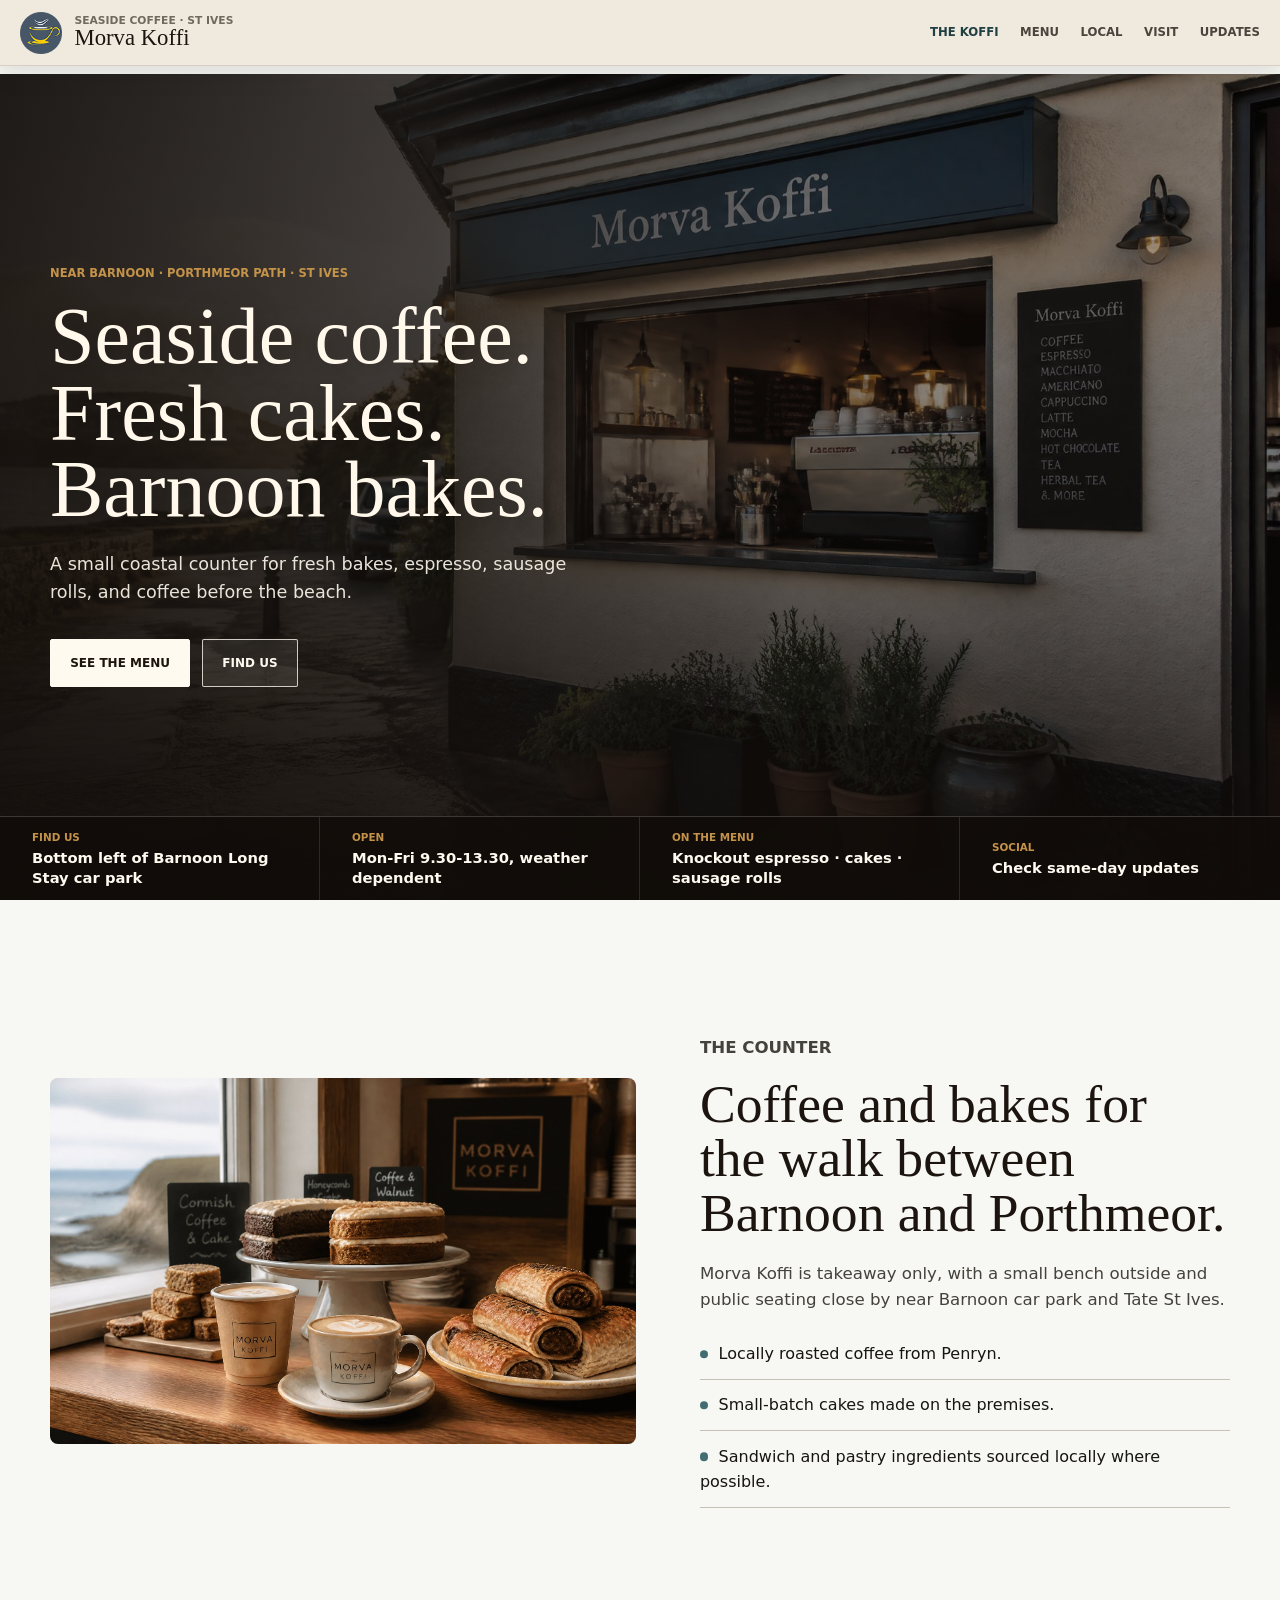
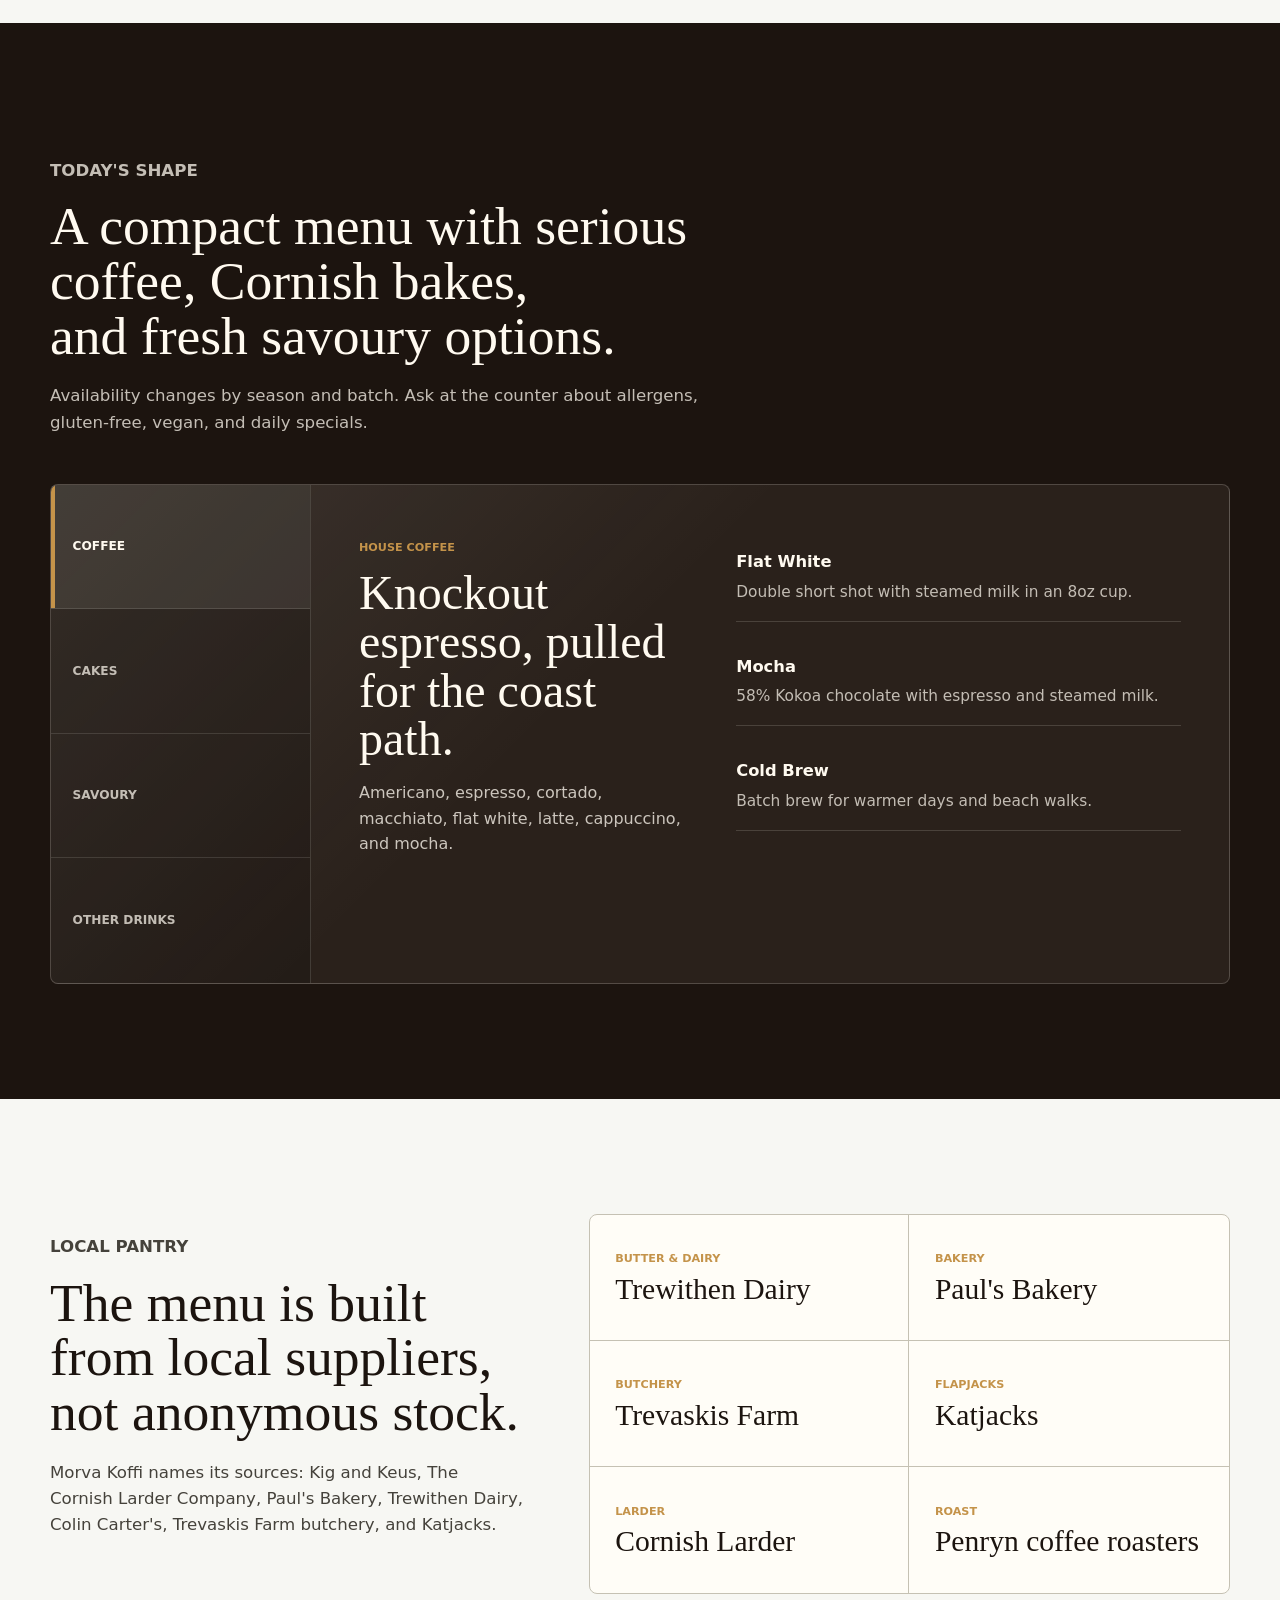
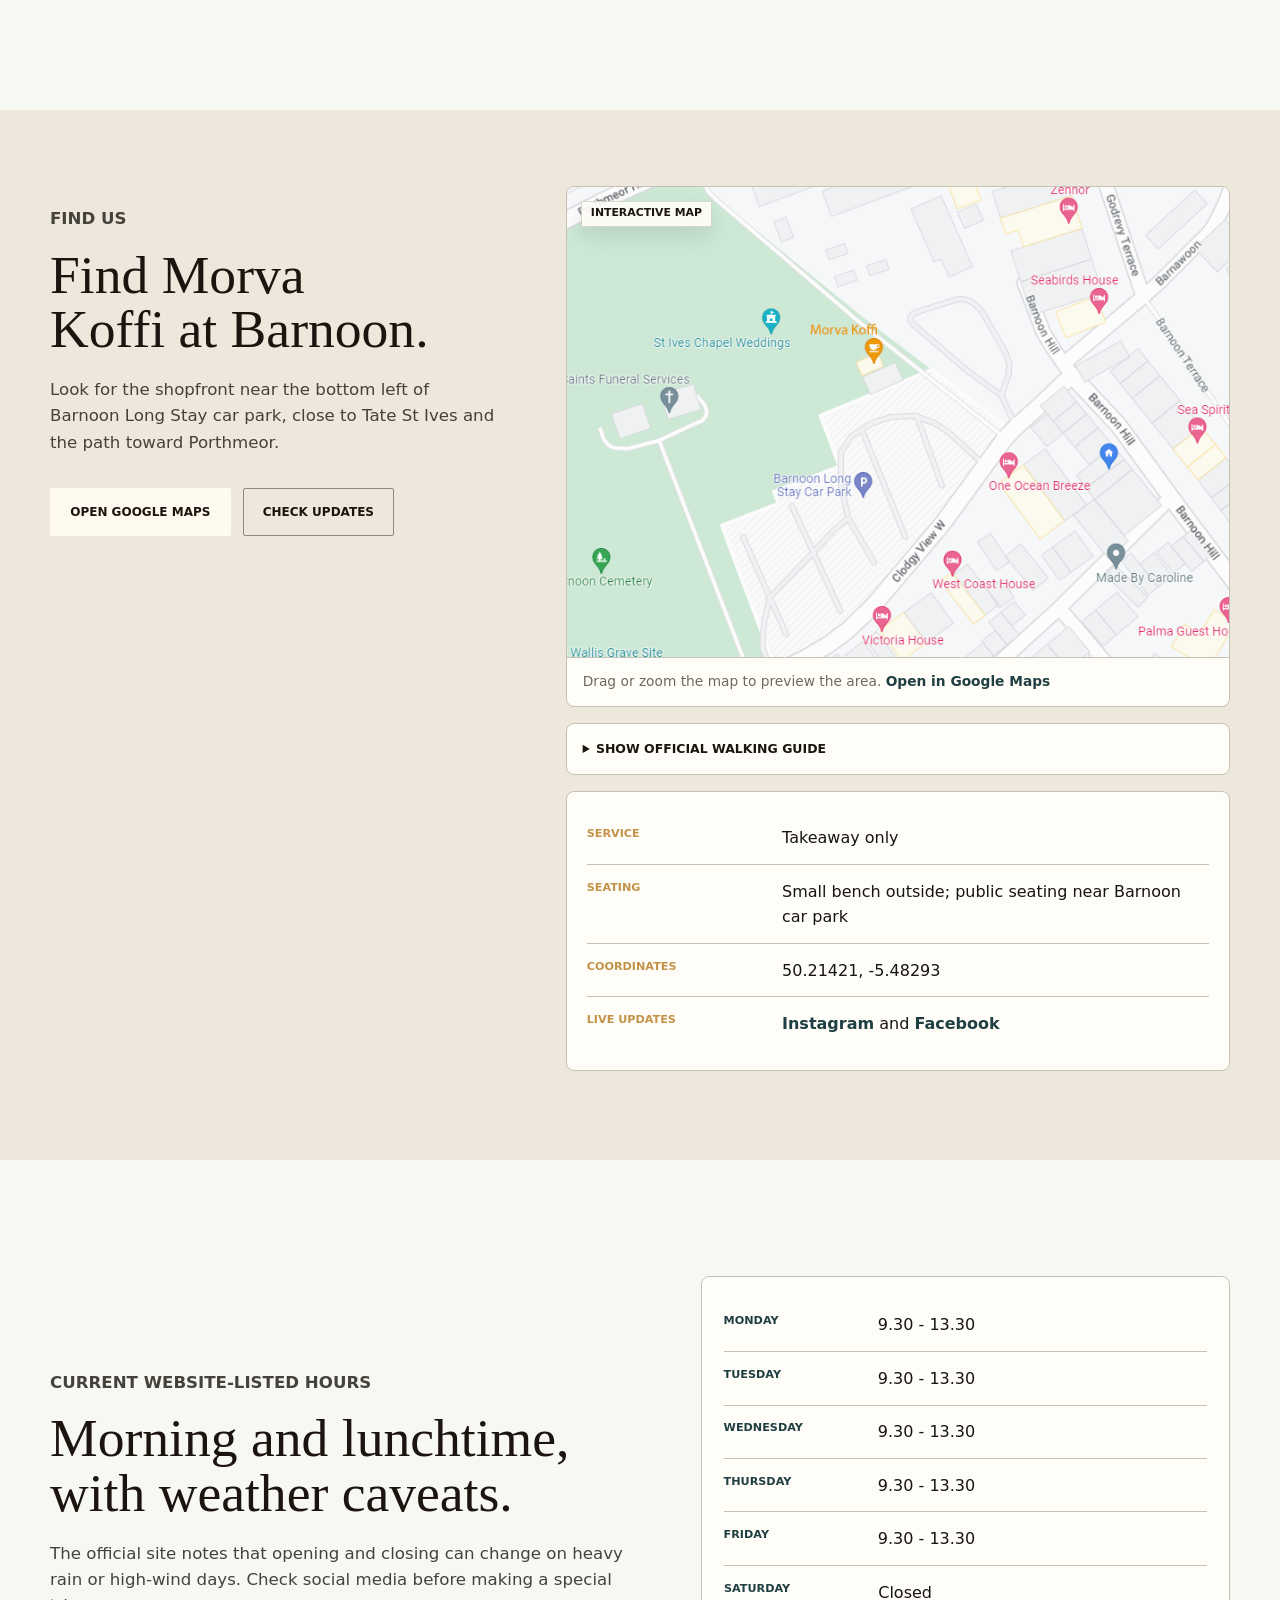
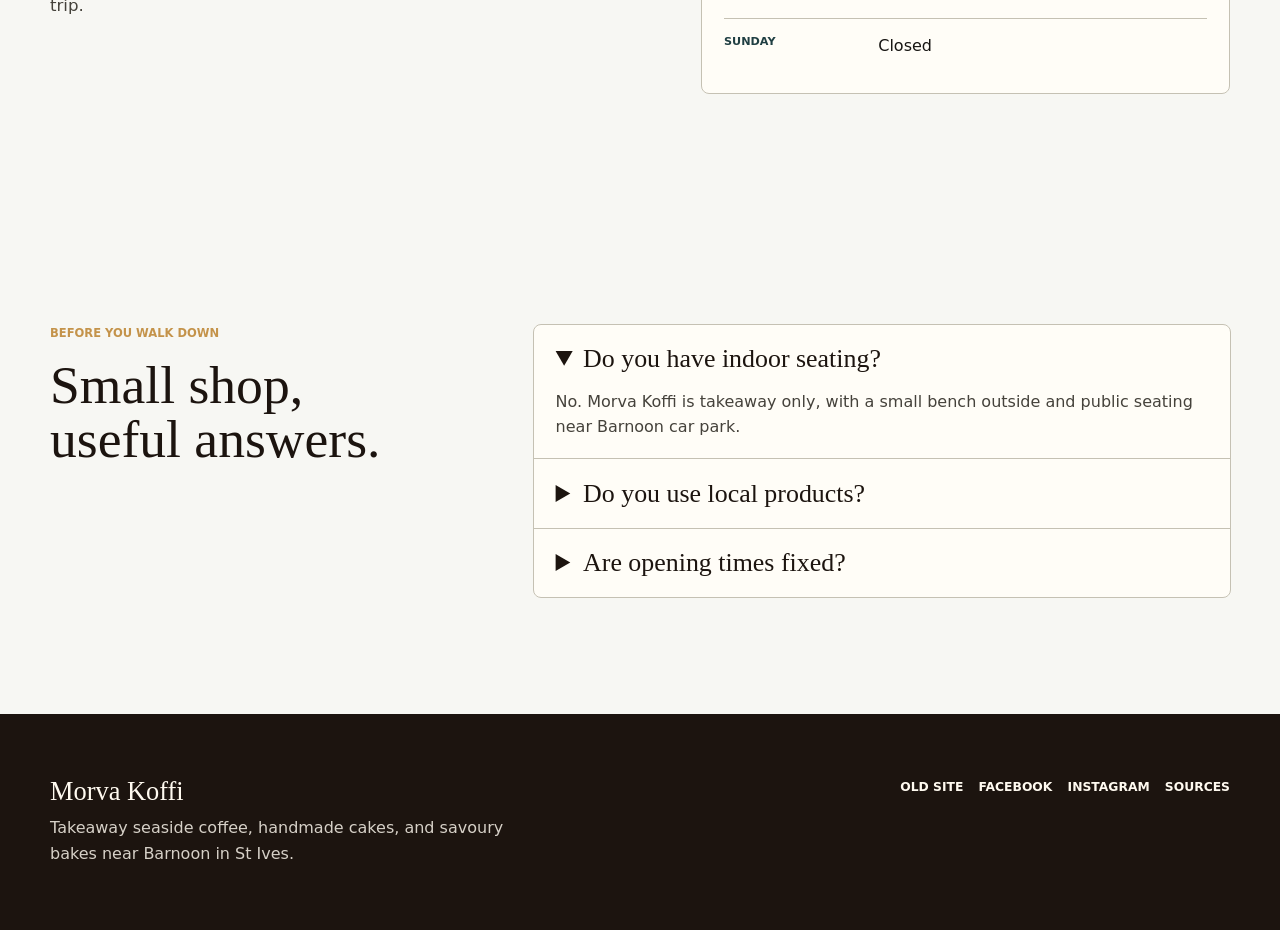
<file: index.html>
<!DOCTYPE html>
<html lang="en">
  <head>
    <meta charset="utf-8">
    <meta name="viewport" content="width=device-width, initial-scale=1">
    <meta name="description" content="Morva Koffi is a takeaway seaside coffee shop near Barnoon Long Stay car park in St Ives, serving locally roasted coffee, homemade cakes, and savoury bakes.">
    <meta property="og:title" content="Morva Koffi | Seaside Coffee in St Ives">
    <meta property="og:description" content="Takeaway seaside coffee, handmade cakes, and savoury bakes near Barnoon Long Stay car park in St Ives.">
    <meta property="og:image" content="https://vyvyc.github.io/Morva-Koffi/assets/morva-hero-generated.jpg?v=20260709-authentic">
    <title>Morva Koffi | Seaside Coffee in St Ives</title>
    <link rel="icon" type="image/png" href="assets/morva-logo-cup.png">
    <link rel="preload" href="assets/morva-hero-generated.jpg?v=20260709-authentic" as="image">
    <link rel="stylesheet" href="styles.css?v=20260709-auditfix3">
    <script src="vendor/gsap.min.js" defer></script>
    <script src="script.js?v=20260709-auditfix2" defer></script>
  </head>
  <body>
    <a class="skip-link" href="#main-content">Skip to main content</a>

    <header class="site-header">
      <a class="brand" href="#home" aria-label="Morva Koffi home">
        <img src="assets/morva-logo-cup.png" alt="" width="42" height="42">
        <span>
          <span class="brand-note">Seaside coffee · St Ives</span>
          <span class="brand-name">Morva Koffi</span>
        </span>
      </a>

      <nav class="site-nav" aria-label="Primary navigation">
        <ul>
          <li><a href="#home" aria-current="page">The Koffi</a></li>
          <li><a href="#menu">Menu</a></li>
          <li><a href="#suppliers">Local</a></li>
          <li><a href="#visit">Visit</a></li>
          <li><a href="https://www.facebook.com/morvakoffi" target="_blank" rel="noopener">Updates</a></li>
        </ul>
      </nav>
    </header>

    <main id="main-content">
      <section class="hero" id="home" aria-labelledby="hero-title" data-hero>
        <div class="hero-media" aria-hidden="true">
          <img src="assets/morva-hero-generated.jpg?v=20260709-authentic" alt="">
        </div>

        <div class="hero-inner">
          <p class="kicker" data-reveal>Near Barnoon · Porthmeor path · St Ives</p>
          <h1 id="hero-title" data-reveal>
            Seaside coffee.<br>
            Fresh cakes.<br>
            Barnoon bakes.
          </h1>
          <p class="hero-copy" data-reveal>
            A small coastal counter for fresh bakes, espresso, sausage rolls, and coffee before the beach.
          </p>
          <div class="hero-actions" data-reveal>
            <a class="button primary" href="#menu">See the menu</a>
            <a class="button secondary" href="#visit">Find us</a>
          </div>
        </div>

        <aside class="hero-strip" aria-label="Quick visit details">
          <a href="#visit">
            <span>Find us</span>
            <strong>Bottom left of Barnoon Long Stay car park</strong>
          </a>
          <a href="#hours">
            <span>Open</span>
            <strong>Mon-Fri 9.30-13.30, weather dependent</strong>
          </a>
          <a href="#menu">
            <span>On the menu</span>
            <strong>Knockout espresso · cakes · sausage rolls</strong>
          </a>
          <a href="https://instagram.com/morvakoffi" target="_blank" rel="noopener">
            <span>Social</span>
            <strong>Check same-day updates</strong>
          </a>
        </aside>
      </section>

      <section class="story-section section-shell" id="story" aria-labelledby="story-title">
        <div class="story-layout">
          <figure class="story-image motion-card" data-reveal>
            <img src="assets/morva-counter-bakes.jpg?v=20260709-authentic" alt="Coffee, cakes, and savoury bakes on the Morva Koffi counter" width="2560" height="1440">
          </figure>

          <div class="story-copy" data-reveal>
            <p class="fine-label">The counter</p>
            <h2 id="story-title">Coffee and bakes for the walk between Barnoon and Porthmeor.</h2>
            <p>
              Morva Koffi is takeaway only, with a small bench outside and public seating close by near Barnoon car park and Tate St Ives.
            </p>
            <ul class="feature-list" aria-label="Morva Koffi highlights">
              <li>Locally roasted coffee from Penryn.</li>
              <li>Small-batch cakes made on the premises.</li>
              <li>Sandwich and pastry ingredients sourced locally where possible.</li>
            </ul>
          </div>
        </div>
      </section>

      <section class="menu-section" id="menu" aria-labelledby="menu-title">
        <div class="section-shell">
          <div class="section-heading" data-reveal>
            <p class="fine-label">Today's shape</p>
            <h2 id="menu-title">A compact menu with serious coffee, Cornish bakes, and fresh savoury options.</h2>
            <p>
              Availability changes by season and batch. Ask at the counter about allergens, gluten-free, vegan, and daily specials.
            </p>
          </div>

          <div class="menu-board motion-card" data-reveal>
            <div class="menu-tabs" role="tablist" aria-label="Menu categories">
              <button class="menu-tab is-active" type="button" role="tab" aria-selected="true" aria-controls="coffee-panel" id="coffee-tab" data-menu-tab="coffee">Coffee</button>
              <button class="menu-tab" type="button" role="tab" aria-selected="false" aria-controls="cakes-panel" id="cakes-tab" data-menu-tab="cakes">Cakes</button>
              <button class="menu-tab" type="button" role="tab" aria-selected="false" aria-controls="savoury-panel" id="savoury-tab" data-menu-tab="savoury">Savoury</button>
              <button class="menu-tab" type="button" role="tab" aria-selected="false" aria-controls="cold-panel" id="cold-tab" data-menu-tab="cold">Other drinks</button>
            </div>

            <div class="menu-panels">
              <article class="menu-panel is-active" id="coffee-panel" role="tabpanel" aria-labelledby="coffee-tab" data-menu-panel="coffee">
                <div>
                  <span>House coffee</span>
                  <h3>Knockout espresso, pulled for the coast path.</h3>
                  <p>Americano, espresso, cortado, macchiato, flat white, latte, cappuccino, and mocha.</p>
                </div>
                <ul>
                  <li><strong>Flat White</strong><span>Double short shot with steamed milk in an 8oz cup.</span></li>
                  <li><strong>Mocha</strong><span>58% Kokoa chocolate with espresso and steamed milk.</span></li>
                  <li><strong>Cold Brew</strong><span>Batch brew for warmer days and beach walks.</span></li>
                </ul>
              </article>

              <article class="menu-panel" id="cakes-panel" role="tabpanel" aria-labelledby="cakes-tab" data-menu-panel="cakes" hidden>
                <div>
                  <span>Small batch</span>
                  <h3>Cakes made with local butter, eggs, and proper details.</h3>
                  <p>Daily bakes vary, with gluten-free and vegan-friendly options often available.</p>
                </div>
                <ul>
                  <li><strong>Guinness Cake</strong><span>Dense chocolate cake with cream-cheese frosting.</span></li>
                  <li><strong>Heavy Cake (Hevva)</strong><span>All-butter Cornish cake adapted from a family recipe.</span></li>
                  <li><strong>Dark Chocolate Espresso Brownie</strong><span>Fairtrade chocolate and Knockout espresso.</span></li>
                </ul>
              </article>

              <article class="menu-panel" id="savoury-panel" role="tabpanel" aria-labelledby="savoury-tab" data-menu-panel="savoury" hidden>
                <div>
                  <span>Fresh daily</span>
                  <h3>Sausage rolls, croissants, bites, soups, and seasonal bowls.</h3>
                  <p>The savoury counter changes with season and weather, especially out of peak season.</p>
                </div>
                <ul>
                  <li><strong>Homemade Sausage Rolls</strong><span>Pastry and Trevaskis Farm pork mince.</span></li>
                  <li><strong>Caprese Croissant</strong><span>Mozzarella, sun-dried tomatoes, and fresh basil pesto.</span></li>
                  <li><strong>Friday Dahl</strong><span>Butternut squash, roasted cauliflower, red lentils, and mini naan.</span></li>
                </ul>
              </article>

              <article class="menu-panel" id="cold-panel" role="tabpanel" aria-labelledby="cold-tab" data-menu-panel="cold" hidden>
                <div>
                  <span>Also pouring</span>
                  <h3>Tea, hot chocolate, cold cans, and fairtrade soft drinks.</h3>
                  <p>Expect Cornish Tea, Teapigs, Kokoa Collection chocolate, Lemonaid, Charitea, Fentimans, Cawston Press, Rio, and Coca Cola.</p>
                </div>
                <ul>
                  <li><strong>Hot Chocolate</strong><span>Classic, smooth, white, and flaked chocolate options.</span></li>
                  <li><strong>Speciality Tea</strong><span>Earl Grey, lemon and ginger, peppermint, chamomile, green, and rooibos.</span></li>
                  <li><strong>Cold Drinks</strong><span>Jolly's water, organic soft drinks, cans, and children's juice.</span></li>
                </ul>
              </article>
            </div>
          </div>
        </div>
      </section>

      <section class="suppliers-section section-shell" id="suppliers" aria-labelledby="suppliers-title">
        <div class="suppliers-copy" data-reveal>
          <p class="fine-label">Local pantry</p>
          <h2 id="suppliers-title">The menu is built from local suppliers, not anonymous stock.</h2>
          <p>
            Morva Koffi names its sources: Kig and Keus, The Cornish Larder Company, Paul's Bakery, Trewithen Dairy, Colin Carter's, Trevaskis Farm butchery, and Katjacks.
          </p>
        </div>

        <div class="supplier-ledger motion-card" data-reveal aria-label="Supplier and product notes">
          <div><span>Butter & dairy</span><strong>Trewithen Dairy</strong></div>
          <div><span>Bakery</span><strong>Paul's Bakery</strong></div>
          <div><span>Butchery</span><strong>Trevaskis Farm</strong></div>
          <div><span>Flapjacks</span><strong>Katjacks</strong></div>
          <div><span>Larder</span><strong>Cornish Larder</strong></div>
          <div><span>Roast</span><strong>Penryn coffee roasters</strong></div>
        </div>
      </section>

      <section class="visit-section" id="visit" aria-labelledby="visit-title">
        <div class="section-shell visit-layout">
          <div class="visit-copy" data-reveal>
            <p class="fine-label">Find us</p>
            <h2 id="visit-title">Find Morva Koffi at Barnoon.</h2>
            <p>
              Look for the shopfront near the bottom left of Barnoon Long Stay car park, close to Tate St Ives and the path toward Porthmeor.
            </p>
            <div class="visit-actions">
              <a class="button primary" href="https://www.google.com/maps/search/?api=1&amp;query=50.21421%2C-5.48293" target="_blank" rel="noopener">Open Google Maps</a>
              <a class="button tertiary" href="https://www.facebook.com/morvakoffi" target="_blank" rel="noopener">Check updates</a>
            </div>
          </div>

          <div class="visit-stack">
            <figure class="map-card motion-card" data-reveal>
              <div class="map-embed">
                <img class="map-fallback-image" src="assets/morva-find-us-map.png" alt="" width="799" height="526" aria-hidden="true">
                <iframe
                  data-map-frame
                  title="Interactive Google map preview for Morva Koffi in St Ives"
                  src="https://www.google.com/maps/embed?origin=mfe&amp;pb=!1m12!1m8!1m3!1d2553.1610206042033!2d-5.48293!3d50.21421!3m2!1i1024!2i768!4f13.1!2m1!1s50.21421,-5.48293!6i17"
                  loading="lazy"
                  allowfullscreen
                  referrerpolicy="no-referrer-when-downgrade"
                  aria-describedby="map-caption"
                ></iframe>
              </div>
              <figcaption id="map-caption">
                Drag or zoom the map to preview the area.
                <a href="https://www.google.com/maps/search/?api=1&amp;query=50.21421%2C-5.48293" target="_blank" rel="noopener">Open in Google Maps</a>
              </figcaption>
            </figure>

            <details class="route-card motion-card" data-reveal>
              <summary>Show official walking guide</summary>
              <p>
                From Barnoon Long Stay car park, look toward the lower-left edge of the car park and the path toward Porthmeor.
                <a href="https://www.google.com/maps/search/?api=1&amp;query=50.21421%2C-5.48293" target="_blank" rel="noopener">Open the route in Google Maps</a>.
              </p>
            </details>

            <aside class="facts-card motion-card" data-reveal aria-label="Visit facts">
              <dl>
                <div><dt>Service</dt><dd>Takeaway only</dd></div>
                <div><dt>Seating</dt><dd>Small bench outside; public seating near Barnoon car park</dd></div>
                <div><dt>Coordinates</dt><dd>50.21421, -5.48293</dd></div>
                <div><dt>Live updates</dt><dd><a href="https://instagram.com/morvakoffi" target="_blank" rel="noopener">Instagram</a> and <a href="https://www.facebook.com/morvakoffi" target="_blank" rel="noopener">Facebook</a></dd></div>
              </dl>
            </aside>
          </div>
        </div>
      </section>

      <section class="hours-section section-shell" id="hours" aria-labelledby="hours-title">
        <div class="hours-layout">
          <div class="hours-copy" data-reveal>
            <p class="fine-label">Current website-listed hours</p>
            <h2 id="hours-title">Morning and lunchtime, with weather caveats.</h2>
            <p>
              The official site notes that opening and closing can change on heavy rain or high-wind days. Check social media before making a special trip.
            </p>
          </div>

          <div class="time-table motion-card" data-reveal>
            <dl>
              <div><dt>Monday</dt><dd>9.30 - 13.30</dd></div>
              <div><dt>Tuesday</dt><dd>9.30 - 13.30</dd></div>
              <div><dt>Wednesday</dt><dd>9.30 - 13.30</dd></div>
              <div><dt>Thursday</dt><dd>9.30 - 13.30</dd></div>
              <div><dt>Friday</dt><dd>9.30 - 13.30</dd></div>
              <div><dt>Saturday</dt><dd>Closed</dd></div>
              <div><dt>Sunday</dt><dd>Closed</dd></div>
            </dl>
          </div>
        </div>
      </section>

      <section class="faq-section section-shell" id="faq" aria-labelledby="faq-title">
        <div class="faq-layout">
          <div class="faq-heading" data-reveal>
            <p class="fine-label">Before you walk down</p>
            <h2 id="faq-title">Small shop, useful answers.</h2>
          </div>

          <div class="faq-list motion-card" data-reveal>
            <details open>
              <summary>Do you have indoor seating?</summary>
              <p>No. Morva Koffi is takeaway only, with a small bench outside and public seating near Barnoon car park.</p>
            </details>
            <details>
              <summary>Do you use local products?</summary>
              <p>Yes. Cakes and sandwiches use locally sourced ingredients where possible, including named Cornish suppliers.</p>
            </details>
            <details>
              <summary>Are opening times fixed?</summary>
              <p>They can change with heavy rainfall or high winds. The official site and social media carry same-day updates.</p>
            </details>
          </div>
        </div>
      </section>
    </main>

    <footer class="site-footer">
      <div class="footer-inner">
        <div>
          <strong>Morva Koffi</strong>
          <p>Takeaway seaside coffee, handmade cakes, and savoury bakes near Barnoon in St Ives.</p>
        </div>
        <nav aria-label="Footer links">
          <a href="https://morvakoffi.co.uk/" target="_blank" rel="noopener">Old site</a>
          <a href="https://www.facebook.com/morvakoffi" target="_blank" rel="noopener">Facebook</a>
          <a href="https://instagram.com/morvakoffi" target="_blank" rel="noopener">Instagram</a>
          <a href="research/SOURCES.md">Sources</a>
        </nav>
      </div>
    </footer>
  </body>
</html>
</file>
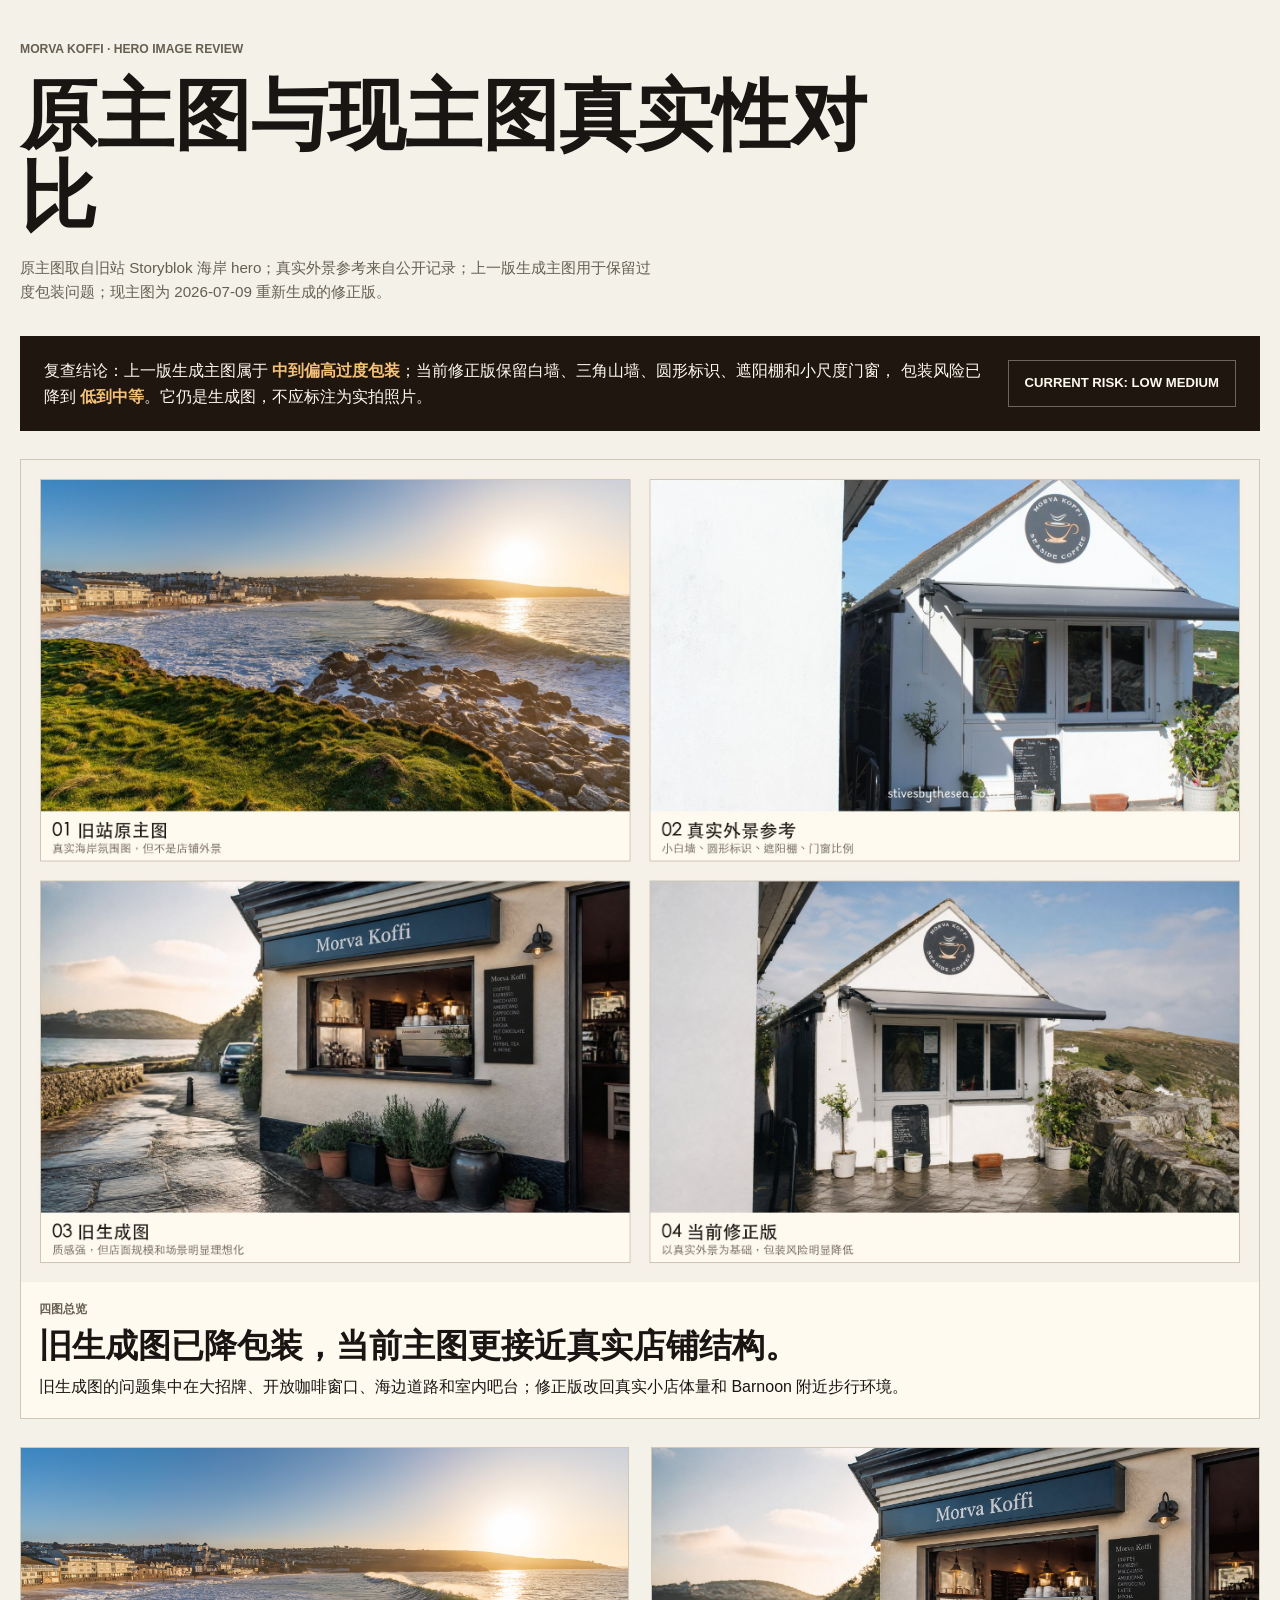
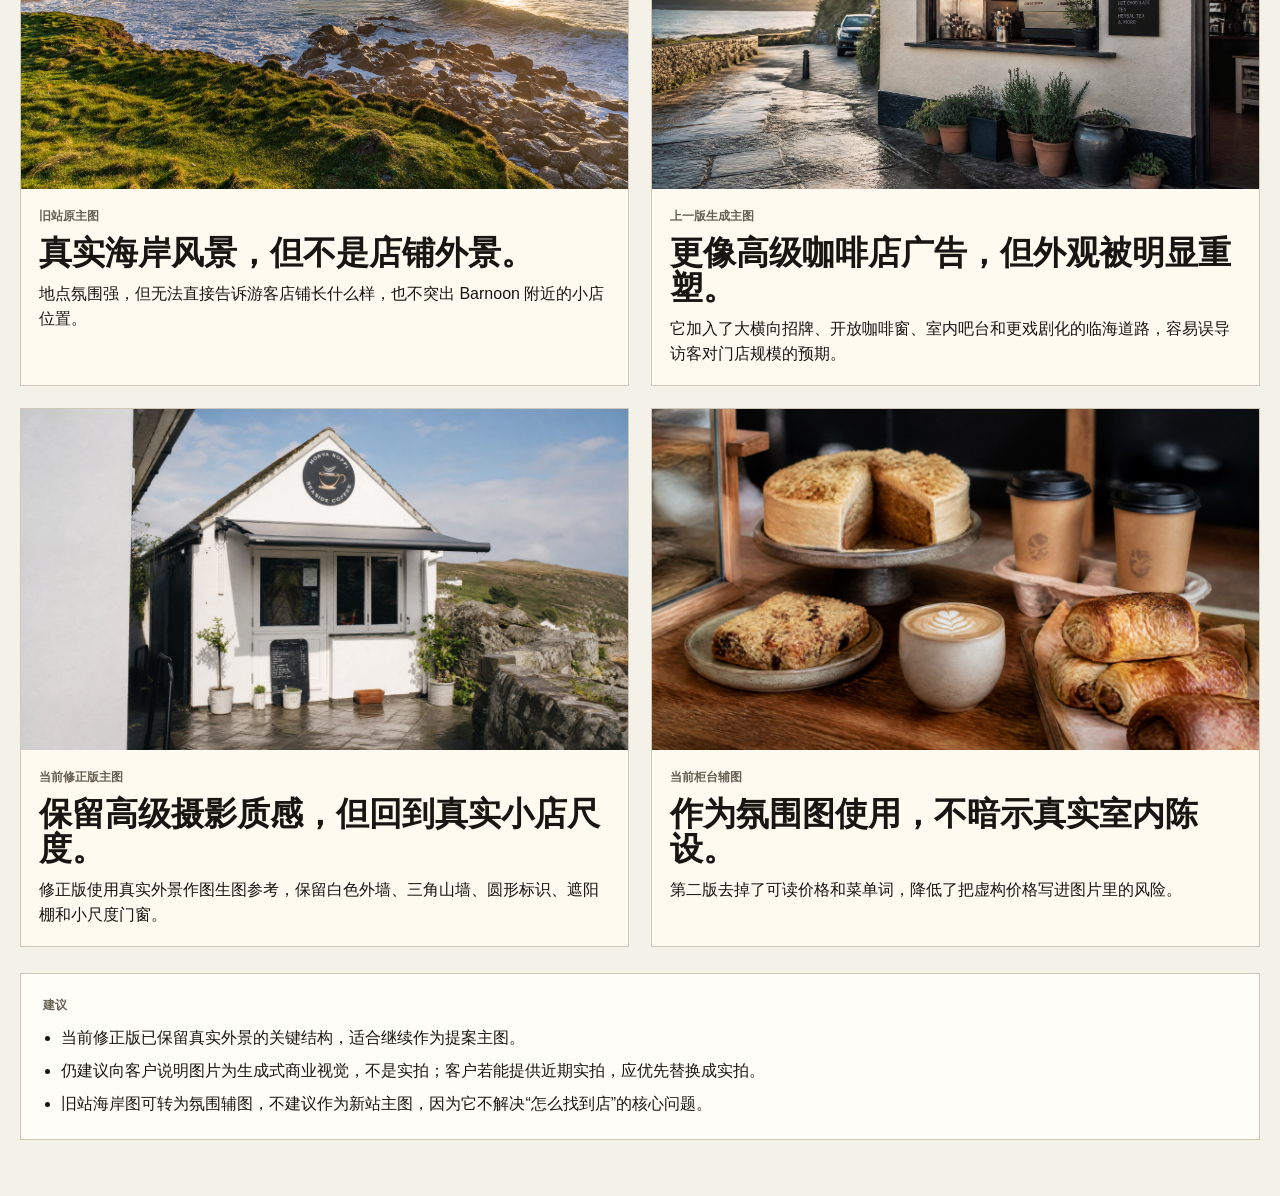
<file: review/hero-comparison/index.html>
<!doctype html>
<html lang="zh-CN">
  <head>
    <meta charset="utf-8">
    <meta name="viewport" content="width=device-width, initial-scale=1">
    <title>Morva Koffi 主图真实性对比</title>
    <style>
      :root {
        --bg: #f4f1e9;
        --ink: #191512;
        --muted: #665f52;
        --line: #cfc7b7;
        --coffee: #201610;
        --ok: #27615e;
        --surface: #fffaf0;
        --warn: #8b4a21;
      }

      * {
        box-sizing: border-box;
      }

      body {
        margin: 0;
        background: var(--bg);
        color: var(--ink);
        font-family: Arial, "PingFang SC", "Hiragino Sans GB", sans-serif;
        line-height: 1.58;
      }

      main {
        width: min(1320px, calc(100vw - 40px));
        margin: 0 auto;
        padding: 40px 0 56px;
      }

      h1,
      h2 {
        margin: 0;
        font-family: Georgia, "Times New Roman", "Songti SC", serif;
        line-height: 1.05;
        letter-spacing: 0;
      }

      h1 {
        max-width: 920px;
        font-size: clamp(2.4rem, 6vw, 5rem);
      }

      h2 {
        font-size: clamp(1.45rem, 2.6vw, 2.45rem);
      }

      p {
        margin: 0;
      }

      .intro {
        display: grid;
        gap: 18px;
        margin-bottom: 32px;
      }

      .label {
        color: var(--muted);
        font-size: 0.76rem;
        font-weight: 850;
        letter-spacing: 0;
        text-transform: uppercase;
      }

      .meta {
        max-width: 76ch;
        color: var(--muted);
        font-size: 0.95rem;
      }

      .verdict {
        display: grid;
        grid-template-columns: 1fr auto;
        gap: 24px;
        align-items: center;
        margin: 28px 0 28px;
        padding: 22px 24px;
        background: var(--coffee);
        color: #fff9ee;
      }

      .verdict strong {
        color: #f3c178;
      }

      .badge {
        min-width: 190px;
        padding: 12px 16px;
        border: 1px solid rgb(255 249 238 / 0.35);
        text-align: center;
        font-size: 0.82rem;
        font-weight: 800;
        text-transform: uppercase;
      }

      .overview {
        margin: 0 0 28px;
        background: var(--surface);
        border: 1px solid var(--line);
      }

      .overview img,
      .comparison img {
        display: block;
        width: 100%;
        height: auto;
      }

      .overview figcaption,
      .comparison figcaption {
        display: grid;
        gap: 10px;
        padding: 18px;
      }

      .comparison {
        display: grid;
        grid-template-columns: repeat(2, minmax(0, 1fr));
        gap: 22px;
      }

      figure {
        margin: 0;
        background: var(--surface);
        border: 1px solid var(--line);
      }

      .comparison figure img {
        aspect-ratio: 16 / 9;
        object-fit: cover;
      }

      .notes {
        display: grid;
        gap: 10px;
        margin-top: 26px;
        padding: 22px;
        background: #fffdf8;
        border: 1px solid var(--line);
      }

      .notes ul {
        margin: 0;
        padding-left: 1.15rem;
      }

      .notes li + li {
        margin-top: 8px;
      }

      @media (max-width: 820px) {
        main {
          width: min(100% - 28px, 720px);
          padding-top: 28px;
        }

        .verdict,
        .comparison {
          grid-template-columns: 1fr;
        }

        .badge {
          width: 100%;
        }
      }
    </style>
  </head>
  <body>
    <main>
      <section class="intro">
        <p class="label">Morva Koffi · Hero image review</p>
        <h1>原主图与现主图真实性对比</h1>
        <p class="meta">
          原主图取自旧站 Storyblok 海岸 hero；真实外景参考来自公开记录；上一版生成主图用于保留过度包装问题；现主图为 2026-07-09 重新生成的修正版。
        </p>
      </section>

      <section class="verdict" aria-label="审查结论">
        <p>
          复查结论：上一版生成主图属于 <strong>中到偏高过度包装</strong>；当前修正版保留白墙、三角山墙、圆形标识、遮阳棚和小尺度门窗，
          包装风险已降到 <strong>低到中等</strong>。它仍是生成图，不应标注为实拍照片。
        </p>
        <div class="badge">Current Risk: Low Medium</div>
      </section>

      <figure class="overview">
        <img src="hero-overpackaging-review.jpg" alt="旧站原主图、真实外景参考、旧生成过包装图、当前修正版主图四宫格对比">
        <figcaption>
          <p class="label">四图总览</p>
          <h2>旧生成图已降包装，当前主图更接近真实店铺结构。</h2>
          <p>旧生成图的问题集中在大招牌、开放咖啡窗口、海边道路和室内吧台；修正版改回真实小店体量和 Barnoon 附近步行环境。</p>
        </figcaption>
      </figure>

      <section class="comparison" aria-label="主图对比">
        <figure>
          <img src="original-old-site-hero.jpg" alt="旧站使用的 St Ives 海岸风景主图">
          <figcaption>
            <p class="label">旧站原主图</p>
            <h2>真实海岸风景，但不是店铺外景。</h2>
            <p>地点氛围强，但无法直接告诉游客店铺长什么样，也不突出 Barnoon 附近的小店位置。</p>
          </figcaption>
        </figure>

        <figure>
          <img src="previous-overpackaged-generated-hero.jpg" alt="上一版偏过度包装的生成版 Morva Koffi 主图">
          <figcaption>
            <p class="label">上一版生成主图</p>
            <h2>更像高级咖啡店广告，但外观被明显重塑。</h2>
            <p>它加入了大横向招牌、开放咖啡窗、室内吧台和更戏剧化的临海道路，容易误导访客对门店规模的预期。</p>
          </figcaption>
        </figure>

        <figure>
          <img src="current-generated-hero.jpg" alt="当前网站使用的修正版 Morva Koffi 生成主图">
          <figcaption>
            <p class="label">当前修正版主图</p>
            <h2>保留高级摄影质感，但回到真实小店尺度。</h2>
            <p>修正版使用真实外景作图生图参考，保留白色外墙、三角山墙、圆形标识、遮阳棚和小尺度门窗。</p>
          </figcaption>
        </figure>

        <figure>
          <img src="current-counter-bakes.jpg" alt="当前网站使用的修正版柜台食品生成图">
          <figcaption>
            <p class="label">当前柜台辅图</p>
            <h2>作为氛围图使用，不暗示真实室内陈设。</h2>
            <p>第二版去掉了可读价格和菜单词，降低了把虚构价格写进图片里的风险。</p>
          </figcaption>
        </figure>
      </section>

      <section class="notes" aria-label="建议">
        <p class="label">建议</p>
        <ul>
          <li>当前修正版已保留真实外景的关键结构，适合继续作为提案主图。</li>
          <li>仍建议向客户说明图片为生成式商业视觉，不是实拍；客户若能提供近期实拍，应优先替换成实拍。</li>
          <li>旧站海岸图可转为氛围辅图，不建议作为新站主图，因为它不解决“怎么找到店”的核心问题。</li>
        </ul>
      </section>
    </main>
  </body>
</html>
</file>
<file: styles.css>
:root {
  color-scheme: light;
  --salt: #f7f7f3;
  --salt-soft: #ecece4;
  --nav: #eee7db;
  --surface: #fffdf7;
  --stone: #d5d2c4;
  --line: #c5c1b3;
  --ink: #171512;
  --ink-soft: #45423b;
  --muted: #6f6a5d;
  --coffee: #1c140f;
  --coffee-soft: #2a211b;
  --crema: #c4934a;
  --sea: #426e72;
  --sea-deep: #203f43;
  --shadow: rgb(23 21 18 / 0.16);
  --display: Georgia, "Times New Roman", Times, serif;
  --body: ui-sans-serif, system-ui, -apple-system, BlinkMacSystemFont, "Segoe UI", Roboto, "Helvetica Neue", Arial, sans-serif;
  --shell: min(1180px, calc(100vw - 48px));
  --ease: cubic-bezier(0.16, 1, 0.3, 1);
  --radius: 8px;
}

* {
  box-sizing: border-box;
}

html {
  scroll-behavior: smooth;
}

body {
  margin: 0;
  background: var(--salt);
  color: var(--ink);
  font-family: var(--body);
  font-size: 1rem;
  line-height: 1.58;
  text-rendering: optimizeLegibility;
}

body::selection {
  background: color-mix(in srgb, var(--crema) 50%, white);
  color: var(--coffee);
}

img {
  display: block;
  max-width: 100%;
  height: auto;
}

a {
  color: inherit;
  text-decoration: none;
}

p,
h1,
h2,
h3,
figure,
dl,
dd {
  margin: 0;
}

button {
  font: inherit;
}

.skip-link {
  position: fixed;
  top: 1rem;
  left: 1rem;
  z-index: 90;
  transform: translateY(-160%);
  background: var(--surface);
  color: var(--ink);
  padding: 0.75rem 1rem;
  border: 1px solid var(--line);
  transition: transform 180ms var(--ease);
}

.skip-link:focus {
  transform: translateY(0);
}

:focus-visible {
  outline: 3px solid color-mix(in srgb, var(--sea) 76%, white);
  outline-offset: 4px;
}

.site-header {
  position: fixed;
  inset: 0 0 auto;
  z-index: 40;
  min-height: 74px;
  display: grid;
  grid-template-columns: minmax(240px, 1fr) auto;
  align-items: center;
  gap: 1.2rem;
  padding: 0.72rem max(1.2rem, calc((100vw - 1240px) / 2));
  background: color-mix(in srgb, var(--nav) 96%, transparent);
  border-bottom: 1px solid color-mix(in srgb, var(--coffee) 12%, transparent);
  box-shadow: 0 10px 26px rgb(23 21 18 / 0.08);
  transition: min-height 240ms var(--ease), background 240ms var(--ease), box-shadow 240ms var(--ease);
}

@supports (backdrop-filter: blur(16px)) {
  .site-header {
    background: color-mix(in srgb, var(--nav) 88%, transparent);
    backdrop-filter: blur(16px) saturate(130%);
  }
}

.site-header.is-compact {
  min-height: 62px;
  box-shadow: 0 8px 24px rgb(23 21 18 / 0.12);
}

.brand {
  display: inline-flex;
  align-items: center;
  gap: 0.78rem;
  min-width: 0;
}

.brand img {
  width: 42px;
  height: 42px;
  flex: 0 0 auto;
}

.brand span {
  display: grid;
  min-width: 0;
}

.brand-note {
  color: var(--muted);
  font-size: 0.67rem;
  font-weight: 800;
  letter-spacing: 0;
  line-height: 1.1;
  text-transform: uppercase;
  white-space: nowrap;
}

.brand-name {
  color: var(--coffee);
  font-family: var(--display);
  font-size: 1.42rem;
  line-height: 1.05;
}

.site-nav ul {
  display: flex;
  align-items: center;
  gap: 1.35rem;
  list-style: none;
  margin: 0;
  padding: 0;
}

.site-nav a {
  display: inline-flex;
  align-items: center;
  min-height: 40px;
  color: color-mix(in srgb, var(--coffee) 78%, transparent);
  font-size: 0.73rem;
  font-weight: 850;
  letter-spacing: 0;
  text-transform: uppercase;
  white-space: nowrap;
  transition: color 180ms var(--ease), transform 180ms var(--ease);
}

.site-nav a:hover,
.site-nav a[aria-current="page"] {
  color: var(--sea-deep);
}

.site-nav a:active,
.button:active,
.menu-tab:active {
  transform: translateY(1px) scale(0.99);
}

.hero {
  position: relative;
  min-height: calc(100dvh - 74px);
  margin-top: 74px;
  display: grid;
  align-items: center;
  overflow: clip;
  color: #fffaf0;
  background: var(--coffee);
}

section {
  scroll-margin-top: 96px;
}

.hero-media {
  position: absolute;
  inset: 0;
  z-index: 0;
  overflow: hidden;
}

.hero-media img {
  width: 100%;
  height: 100%;
  object-fit: cover;
  object-position: center center;
  filter: saturate(0.86) brightness(0.74);
  transform: scale(1.02);
}

.hero::before {
  content: "";
  position: absolute;
  inset: 0;
  z-index: 1;
  pointer-events: none;
  background:
    linear-gradient(90deg, rgb(20 15 11 / 0.9) 0%, rgb(20 15 11 / 0.72) 34%, rgb(20 15 11 / 0.34) 62%, rgb(20 15 11 / 0.12) 100%),
    linear-gradient(0deg, rgb(18 13 10 / 0.82) 0%, rgb(18 13 10 / 0.14) 40%, transparent 70%);
}

.hero-inner {
  position: relative;
  z-index: 3;
  width: var(--shell);
  margin: 0 auto;
  padding: 6.6rem 0 8rem;
}

.kicker,
.fine-label {
  margin-bottom: 0.95rem;
  color: var(--crema);
  font-size: 0.72rem;
  font-weight: 850;
  letter-spacing: 0;
  text-transform: uppercase;
}

.hero h1 {
  max-width: 690px;
  color: #fff8eb;
  font-family: var(--display);
  font-size: 5rem;
  font-weight: 400;
  letter-spacing: 0;
  line-height: 0.96;
  text-wrap: balance;
  text-shadow: 0 2px 26px rgb(0 0 0 / 0.28);
}

.hero-copy {
  max-width: 540px;
  margin-top: 1.45rem;
  color: rgb(255 250 238 / 0.9);
  font-size: 1.1rem;
}

.hero-actions,
.visit-actions {
  display: flex;
  flex-wrap: wrap;
  gap: 0.75rem;
  align-items: center;
  margin-top: 2rem;
}

.button {
  display: inline-flex;
  align-items: center;
  justify-content: center;
  min-height: 48px;
  padding: 0.85rem 1.2rem;
  border-radius: 2px;
  font-size: 0.75rem;
  font-weight: 900;
  letter-spacing: 0;
  text-transform: uppercase;
  white-space: nowrap;
  transition: background 180ms var(--ease), color 180ms var(--ease), border-color 180ms var(--ease), transform 180ms var(--ease);
}

.button.primary {
  background: #fffaf0;
  color: var(--coffee);
  border: 1px solid #fffaf0;
}

.button.primary:hover {
  background: var(--crema);
  border-color: var(--crema);
}

.button.secondary {
  background: rgb(255 250 240 / 0.08);
  color: #fffaf0;
  border: 1px solid rgb(255 250 240 / 0.78);
}

.button.secondary:hover {
  background: rgb(255 250 240 / 0.16);
}

.button.tertiary {
  background: transparent;
  color: var(--coffee);
  border: 1px solid color-mix(in srgb, var(--coffee) 44%, transparent);
}

.button.tertiary:hover {
  background: color-mix(in srgb, var(--coffee) 8%, transparent);
}

.hero-strip {
  position: absolute;
  inset: auto 0 0;
  z-index: 4;
  display: grid;
  grid-template-columns: repeat(4, 1fr);
  background: rgb(17 12 9 / 0.88);
  border-top: 1px solid rgb(255 250 240 / 0.18);
}

.hero-strip a {
  min-height: 78px;
  display: grid;
  align-content: center;
  gap: 0.2rem;
  padding: 0.75rem 2rem;
  border-right: 1px solid rgb(255 250 240 / 0.12);
  transition: background 180ms var(--ease);
}

.hero-strip a:last-child {
  border-right: 0;
}

.hero-strip a:hover {
  background: rgb(255 250 240 / 0.08);
}

.hero-strip span {
  color: var(--crema);
  font-size: 0.65rem;
  font-weight: 900;
  letter-spacing: 0;
  text-transform: uppercase;
}

.hero-strip strong {
  color: #fffaf0;
  font-size: 0.92rem;
  font-weight: 650;
  line-height: 1.35;
}

.section-shell {
  width: var(--shell);
  margin: 0 auto;
}

.story-section,
.suppliers-section,
.hours-section,
.faq-section {
  padding: clamp(5.5rem, 9vw, 8.5rem) 0;
}

.story-layout,
.visit-layout,
.hours-layout,
.faq-layout {
  display: grid;
  grid-template-columns: minmax(0, 1.05fr) minmax(300px, 0.95fr);
  gap: clamp(2rem, 5vw, 5rem);
  align-items: center;
}

.story-image {
  overflow: hidden;
  border-radius: var(--radius);
  background: var(--coffee);
  aspect-ratio: 16 / 10;
}

.story-image img {
  width: 100%;
  height: 100%;
  object-fit: cover;
}

.story-copy h2,
.section-heading h2,
.suppliers-copy h2,
.visit-copy h2,
.hours-copy h2,
.faq-heading h2 {
  color: var(--coffee);
  font-family: var(--display);
  font-size: 3.35rem;
  font-weight: 400;
  letter-spacing: 0;
  line-height: 1.02;
  text-wrap: balance;
}

.story-copy p,
.section-heading p,
.suppliers-copy p,
.visit-copy p,
.hours-copy p {
  max-width: 64ch;
  margin-top: 1.25rem;
  color: var(--ink-soft);
  font-size: 1.04rem;
}

.feature-list {
  display: grid;
  gap: 0.78rem;
  margin: 1.75rem 0 0;
  padding: 0;
  list-style: none;
}

.feature-list li {
  padding: 0 0 0.78rem;
  color: var(--ink);
  border-bottom: 1px solid var(--line);
}

.feature-list li::before {
  content: "";
  display: inline-block;
  width: 0.52rem;
  height: 0.52rem;
  margin-right: 0.65rem;
  background: var(--sea);
  border-radius: 50%;
  transform: translateY(-0.05rem);
}

.menu-section {
  padding: clamp(5.5rem, 9vw, 8.5rem) 0;
  background: var(--coffee);
  color: #fffaf0;
}

.menu-section .fine-label,
.menu-section .section-heading p {
  color: rgb(255 250 240 / 0.74);
}

.menu-section .section-heading h2 {
  color: #fffaf0;
}

.section-heading {
  max-width: 860px;
  margin-bottom: clamp(2rem, 4vw, 3rem);
}

.menu-board {
  display: grid;
  grid-template-columns: 260px minmax(0, 1fr);
  min-height: 500px;
  border: 1px solid rgb(255 250 240 / 0.18);
  background:
    linear-gradient(135deg, rgb(255 250 240 / 0.09), transparent 44%),
    var(--coffee-soft);
  border-radius: var(--radius);
  overflow: hidden;
}

.menu-tabs {
  display: grid;
  align-content: stretch;
  background: rgb(0 0 0 / 0.16);
  border-right: 1px solid rgb(255 250 240 / 0.14);
}

.menu-tab {
  min-height: 78px;
  padding: 1rem 1.35rem;
  color: rgb(255 250 240 / 0.72);
  background: transparent;
  border: 0;
  border-bottom: 1px solid rgb(255 250 240 / 0.12);
  cursor: pointer;
  font-size: 0.76rem;
  font-weight: 900;
  letter-spacing: 0;
  text-align: left;
  text-transform: uppercase;
}

.menu-tab:last-child {
  border-bottom: 0;
}

.menu-tab:hover,
.menu-tab.is-active {
  color: #fffaf0;
  background: rgb(255 250 240 / 0.08);
}

.menu-tab.is-active {
  box-shadow: inset 4px 0 0 var(--crema);
}

.menu-panels {
  min-width: 0;
}

.menu-panel {
  min-height: 100%;
  display: grid;
  grid-template-columns: minmax(240px, 0.74fr) minmax(0, 1fr);
  gap: clamp(1.5rem, 4vw, 3rem);
  align-items: start;
  padding: clamp(1.5rem, 4vw, 3rem);
}

.menu-panel[hidden] {
  display: none;
}

.menu-panel span,
.supplier-ledger span,
.facts-card dt,
.time-table dt {
  color: var(--crema);
  font-size: 0.7rem;
  font-weight: 900;
  letter-spacing: 0;
  text-transform: uppercase;
}

.menu-panel h3 {
  margin-top: 0.65rem;
  color: #fffaf0;
  font-family: var(--display);
  font-size: 3rem;
  font-weight: 400;
  letter-spacing: 0;
  line-height: 1.02;
}

.menu-panel p {
  margin-top: 1rem;
  color: rgb(255 250 240 / 0.76);
}

.menu-panel ul {
  display: grid;
  gap: 1rem;
  margin: 0;
  padding: 0;
  list-style: none;
}

.menu-panel li {
  display: grid;
  gap: 0.38rem;
  padding: 1rem 0;
  border-bottom: 1px solid rgb(255 250 240 / 0.15);
}

.menu-panel li strong {
  color: #fffaf0;
  font-size: 1.02rem;
}

.menu-panel li span {
  color: rgb(255 250 240 / 0.72);
  font-size: 0.96rem;
  font-weight: 450;
  line-height: 1.55;
  text-transform: none;
}

.suppliers-section {
  display: grid;
  grid-template-columns: minmax(300px, 0.74fr) minmax(0, 1fr);
  gap: clamp(2rem, 5vw, 5rem);
  align-items: start;
}

.supplier-ledger {
  display: grid;
  grid-template-columns: repeat(2, minmax(0, 1fr));
  border: 1px solid var(--line);
  background: var(--surface);
  border-radius: var(--radius);
  overflow: hidden;
}

.supplier-ledger div {
  display: grid;
  gap: 0.32rem;
  min-height: 126px;
  align-content: center;
  padding: clamp(1rem, 3vw, 1.6rem);
  border-right: 1px solid var(--line);
  border-bottom: 1px solid var(--line);
}

.supplier-ledger div:nth-child(2n) {
  border-right: 0;
}

.supplier-ledger div:nth-last-child(-n + 2) {
  border-bottom: 0;
}

.supplier-ledger strong {
  color: var(--coffee);
  font-family: var(--display);
  font-size: 1.85rem;
  font-weight: 400;
  line-height: 1.1;
}

.visit-section {
  min-height: calc(100dvh - 74px);
  padding: clamp(3.5rem, 6vw, 5.25rem) 0 clamp(5rem, 7vw, 7rem);
  background: var(--nav);
  display: grid;
  align-items: start;
}

.visit-layout {
  grid-template-columns: minmax(280px, 0.68fr) minmax(0, 1fr);
  align-items: start;
}

.visit-stack {
  display: grid;
  gap: 1rem;
}

.map-card,
.route-card,
.facts-card,
.time-table,
.faq-list {
  border: 1px solid var(--line);
  background: var(--surface);
  border-radius: var(--radius);
  overflow: hidden;
}

.map-embed {
  position: relative;
  min-height: 360px;
  height: min(56vw, 470px);
  overflow: hidden;
  background: var(--salt);
}

.map-card iframe,
.map-fallback-image {
  display: block;
  width: 100%;
  height: 100%;
}

.map-fallback-image {
  object-fit: cover;
  filter: saturate(0.96) contrast(0.98);
}

.map-card iframe {
  position: absolute;
  inset: 0;
  z-index: 1;
  border: 0;
  opacity: 1;
  pointer-events: auto;
  background: transparent;
}

.map-embed::after {
  content: "Interactive map";
  position: absolute;
  left: 0.85rem;
  top: 0.85rem;
  z-index: 2;
  pointer-events: none;
  padding: 0.42rem 0.58rem;
  background: rgb(255 253 247 / 0.9);
  border: 1px solid color-mix(in srgb, var(--coffee) 16%, transparent);
  color: var(--coffee);
  font-size: 0.68rem;
  font-weight: 900;
  line-height: 1;
  text-transform: uppercase;
  box-shadow: 0 10px 22px rgb(23 21 18 / 0.1);
}

.route-card summary {
  cursor: pointer;
  padding: 0.95rem 1rem;
  color: var(--coffee);
  font-size: 0.78rem;
  font-weight: 900;
  letter-spacing: 0;
  text-transform: uppercase;
}

.map-card figcaption,
.route-card p {
  padding: 0.8rem 1rem;
  margin: 0;
  color: var(--muted);
  font-size: 0.86rem;
  border-top: 1px solid var(--line);
}

.map-card figcaption a,
.route-card p a {
  color: var(--sea-deep);
  font-weight: 800;
}

.facts-card {
  padding: 1.25rem;
}

.facts-card dl,
.time-table dl {
  display: grid;
  gap: 0;
}

.facts-card div,
.time-table div {
  display: grid;
  grid-template-columns: minmax(120px, 0.42fr) 1fr;
  gap: 1rem;
  padding: 0.85rem 0;
  border-bottom: 1px solid var(--line);
}

.facts-card div:last-child,
.time-table div:last-child {
  border-bottom: 0;
}

.facts-card dd,
.time-table dd {
  color: var(--ink);
}

.facts-card a {
  color: var(--sea-deep);
  font-weight: 750;
}

.hours-layout {
  grid-template-columns: minmax(280px, 0.8fr) minmax(280px, 0.72fr);
}

.time-table {
  padding: 1.35rem;
}

.time-table dt {
  color: var(--sea-deep);
}

.faq-layout {
  grid-template-columns: minmax(260px, 0.6fr) minmax(0, 1fr);
  align-items: start;
}

.faq-list {
  display: grid;
}

.faq-list details {
  padding: 1.2rem 1.35rem;
  border-bottom: 1px solid var(--line);
}

.faq-list details:last-child {
  border-bottom: 0;
}

.faq-list summary {
  cursor: pointer;
  color: var(--coffee);
  font-family: var(--display);
  font-size: 1.62rem;
  line-height: 1.16;
}

.faq-list p {
  max-width: 68ch;
  margin-top: 0.9rem;
  color: var(--ink-soft);
}

.site-footer {
  padding: clamp(2.5rem, 5vw, 4rem) 0;
  color: rgb(255 250 240 / 0.82);
  background: var(--coffee);
}

.footer-inner {
  width: var(--shell);
  margin: 0 auto;
  display: flex;
  justify-content: space-between;
  gap: 2rem;
  align-items: start;
}

.site-footer strong {
  display: block;
  color: #fffaf0;
  font-family: var(--display);
  font-size: 1.65rem;
  font-weight: 400;
  line-height: 1;
}

.site-footer p {
  max-width: 46ch;
  margin-top: 0.7rem;
}

.site-footer nav {
  display: flex;
  flex-wrap: wrap;
  gap: 0.95rem;
  justify-content: flex-end;
}

.site-footer a {
  color: #fffaf0;
  font-size: 0.77rem;
  font-weight: 850;
  text-transform: uppercase;
}

[data-reveal] {
  opacity: 1;
}

.motion-ready [data-reveal].is-prepared {
  opacity: 0;
}

[data-reveal].is-visible {
  opacity: 1;
}

@media (max-width: 980px) {
  :root {
    --shell: min(100vw - 32px, 760px);
  }

  .site-header {
    min-height: 68px;
    grid-template-columns: 1fr;
    gap: 0.35rem;
    padding: 0.65rem 1rem 0.75rem;
  }

  .brand {
    justify-content: center;
  }

  .site-nav {
    overflow-x: auto;
    scrollbar-width: none;
  }

  .site-nav::-webkit-scrollbar {
    display: none;
  }

  .site-nav ul {
    justify-content: center;
    min-width: max-content;
    gap: 1rem;
  }

  .site-nav a {
    min-height: 34px;
    font-size: 0.68rem;
  }

  .hero-media img {
    object-position: 55% center;
  }

  .hero-inner {
    padding: 9.6rem 0 13.2rem;
  }

  .hero h1 {
    font-size: 4rem;
    max-width: 620px;
  }

  .hero-strip {
    grid-template-columns: repeat(2, 1fr);
  }

  .hero-strip a {
    min-height: 72px;
    padding-left: 1rem;
    padding-right: 1rem;
  }

  .story-layout,
  .visit-layout,
  .hours-layout,
  .faq-layout,
  .suppliers-section {
    grid-template-columns: 1fr;
  }

  .menu-board {
    grid-template-columns: 1fr;
  }

  .menu-tabs {
    grid-template-columns: repeat(4, 1fr);
    border-right: 0;
    border-bottom: 1px solid rgb(255 250 240 / 0.14);
  }

  .menu-tab {
    min-height: 62px;
    padding: 0.9rem 0.7rem;
    text-align: center;
    border-bottom: 0;
    border-right: 1px solid rgb(255 250 240 / 0.12);
  }

  .menu-tab:last-child {
    border-right: 0;
  }

  .menu-tab.is-active {
    box-shadow: inset 0 -4px 0 var(--crema);
  }

  .menu-panel {
    grid-template-columns: 1fr;
  }

  .visit-section {
    min-height: auto;
  }

  .story-copy h2,
  .section-heading h2,
  .suppliers-copy h2,
  .visit-copy h2,
  .hours-copy h2,
  .faq-heading h2 {
    font-size: 2.9rem;
  }

  .menu-panel h3 {
    font-size: 2.65rem;
  }
}

@media (max-width: 640px) {
  .site-header {
    position: absolute;
    min-height: 0;
    gap: 0.42rem;
    padding: 0.52rem 0.75rem 0.62rem;
  }

  section {
    scroll-margin-top: 0;
  }

  .hero {
    min-height: 100dvh;
    margin-top: 0;
    align-items: start;
  }

  .brand {
    justify-content: start;
    gap: 0.55rem;
  }

  .brand img {
    width: 34px;
    height: 34px;
  }

  .brand-note {
    max-width: 100%;
    overflow: hidden;
    font-size: 0.56rem;
    text-overflow: ellipsis;
  }

  .brand-name {
    font-size: 1.12rem;
  }

  .site-nav {
    width: 100%;
  }

  .site-nav ul {
    justify-content: start;
    gap: 0.68rem;
  }

  .site-nav a {
    min-height: 30px;
    font-size: 0.62rem;
  }

  .hero::before {
    background:
      linear-gradient(90deg, rgb(20 15 11 / 0.9) 0%, rgb(20 15 11 / 0.72) 48%, rgb(20 15 11 / 0.32) 100%),
      linear-gradient(0deg, rgb(18 13 10 / 0.86) 0%, transparent 58%);
  }

  .hero-inner {
    padding: 7rem 0 6.8rem;
  }

  .hero h1 {
    font-size: clamp(2.55rem, 12.8vw, 3.05rem);
    line-height: 1.02;
  }

  .hero-copy {
    max-width: 30ch;
    font-size: 1.02rem;
  }

  .hero-actions {
    margin-top: 1.55rem;
  }

  .hero-actions,
  .visit-actions {
    display: grid;
    grid-template-columns: repeat(2, minmax(0, 1fr));
    align-items: stretch;
  }

  .button {
    min-width: 0;
    padding-left: 0.82rem;
    padding-right: 0.82rem;
  }

  .hero-strip {
    grid-template-columns: 1fr;
  }

  .hero-strip a {
    min-height: 52px;
    padding: 0.62rem 1rem;
  }

  .hero-strip strong {
    font-size: 0.86rem;
  }

  .hero-strip a:nth-child(n + 3) {
    display: none;
  }

  .story-section,
  .suppliers-section,
  .hours-section,
  .faq-section,
  .menu-section,
  .visit-section {
    padding: 4.5rem 0;
  }

  .visit-section {
    padding-top: 3rem;
  }

  .story-copy h2,
  .section-heading h2,
  .suppliers-copy h2,
  .visit-copy h2,
  .hours-copy h2,
  .faq-heading h2 {
    font-size: clamp(1.72rem, 8vw, 2rem);
    line-height: 1.08;
    overflow-wrap: normal;
    word-break: normal;
  }

  .visit-copy h2 {
    max-width: 11ch;
    font-size: clamp(1.42rem, 6.4vw, 1.7rem);
    line-height: 1.16;
  }

  .menu-panel h3 {
    font-size: 2.22rem;
  }

  .supplier-ledger strong {
    font-size: 1.55rem;
  }

  .faq-list summary {
    font-size: 1.35rem;
  }

  .menu-tabs {
    grid-template-columns: repeat(2, 1fr);
  }

  .menu-tab {
    min-height: 54px;
  }

  .menu-panel {
    padding: 1.25rem;
  }

  .supplier-ledger {
    grid-template-columns: 1fr;
  }

  .supplier-ledger div,
  .supplier-ledger div:nth-child(2n),
  .supplier-ledger div:nth-last-child(-n + 2) {
    border-right: 0;
    border-bottom: 1px solid var(--line);
  }

  .supplier-ledger div:last-child {
    border-bottom: 0;
  }

  .facts-card div,
  .time-table div {
    grid-template-columns: 1fr;
    gap: 0.25rem;
  }

  .footer-inner {
    display: grid;
  }

  .site-footer nav {
    justify-content: start;
  }

  .map-embed {
    min-height: 280px;
    height: 72vw;
  }

  .map-embed::after {
    left: 0.65rem;
    top: 0.65rem;
    font-size: 0.62rem;
  }
}

@media (prefers-reduced-motion: reduce) {
  *,
  *::before,
  *::after {
    scroll-behavior: auto !important;
    animation-duration: 0.001ms !important;
    animation-iteration-count: 1 !important;
    transition-duration: 0.001ms !important;
  }

  .motion-ready [data-reveal],
  .motion-ready [data-reveal].is-prepared {
    opacity: 1;
  }
}
</file>
